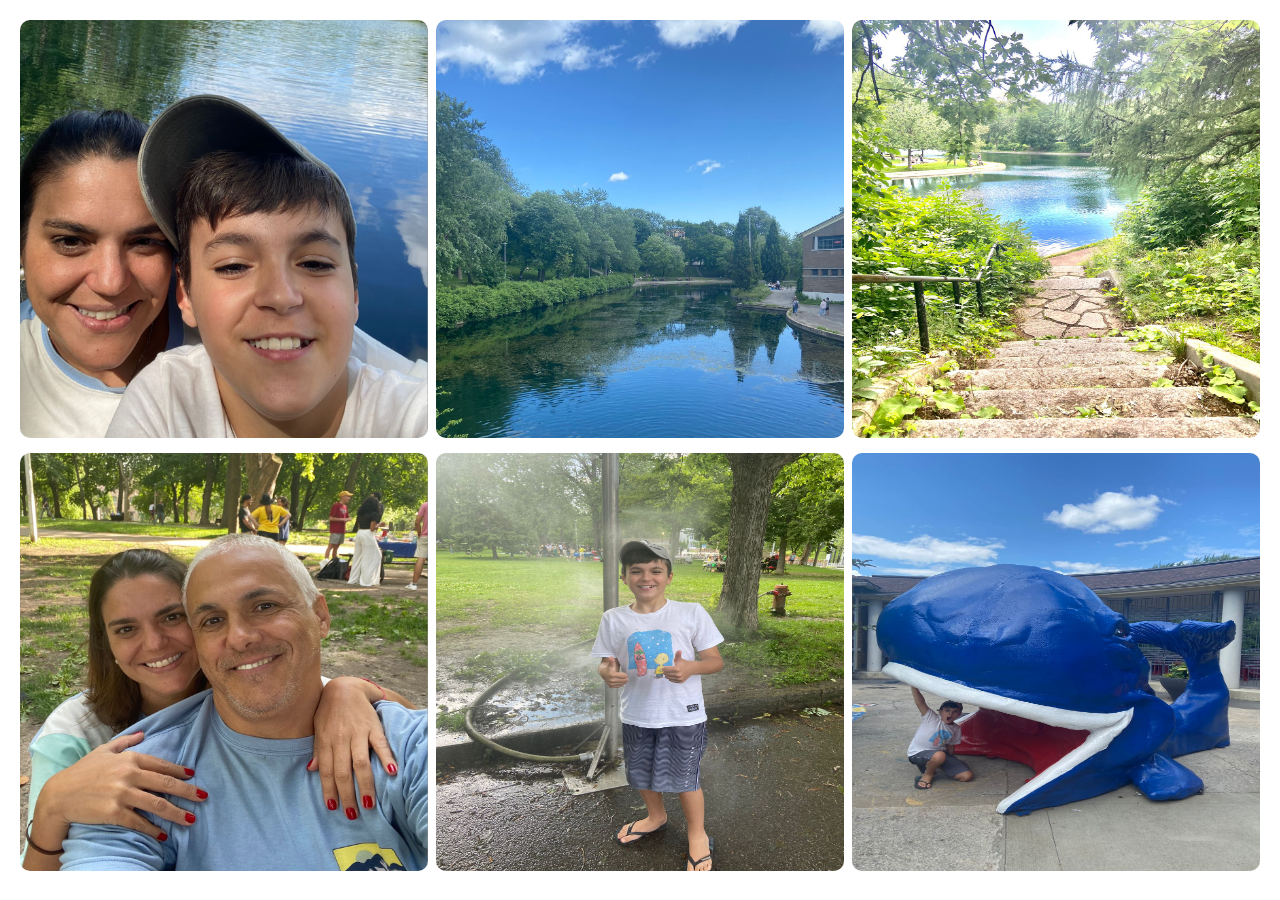
<file: lafontaine.html>
<!DOCTYPE html>
<html lang="en">
  <head>
    <meta charset="UTF-8" />
    <meta name="viewport" content="width=device-width, initial-scale=1.0" />
    <title>La Fontaine Park</title>
    <link rel="stylesheet" href="lafontaine.css" />
  </head>
  <body>
    <div class="main-container">
      <div class="card card1"></div>
      <div class="card card2"></div>
      <div class="card card3"></div>
      <div class="card card4"></div>
      <div class="card card5"></div>
      <div class="card card6"></div>
    </div>
  </body>
</html>
</file>
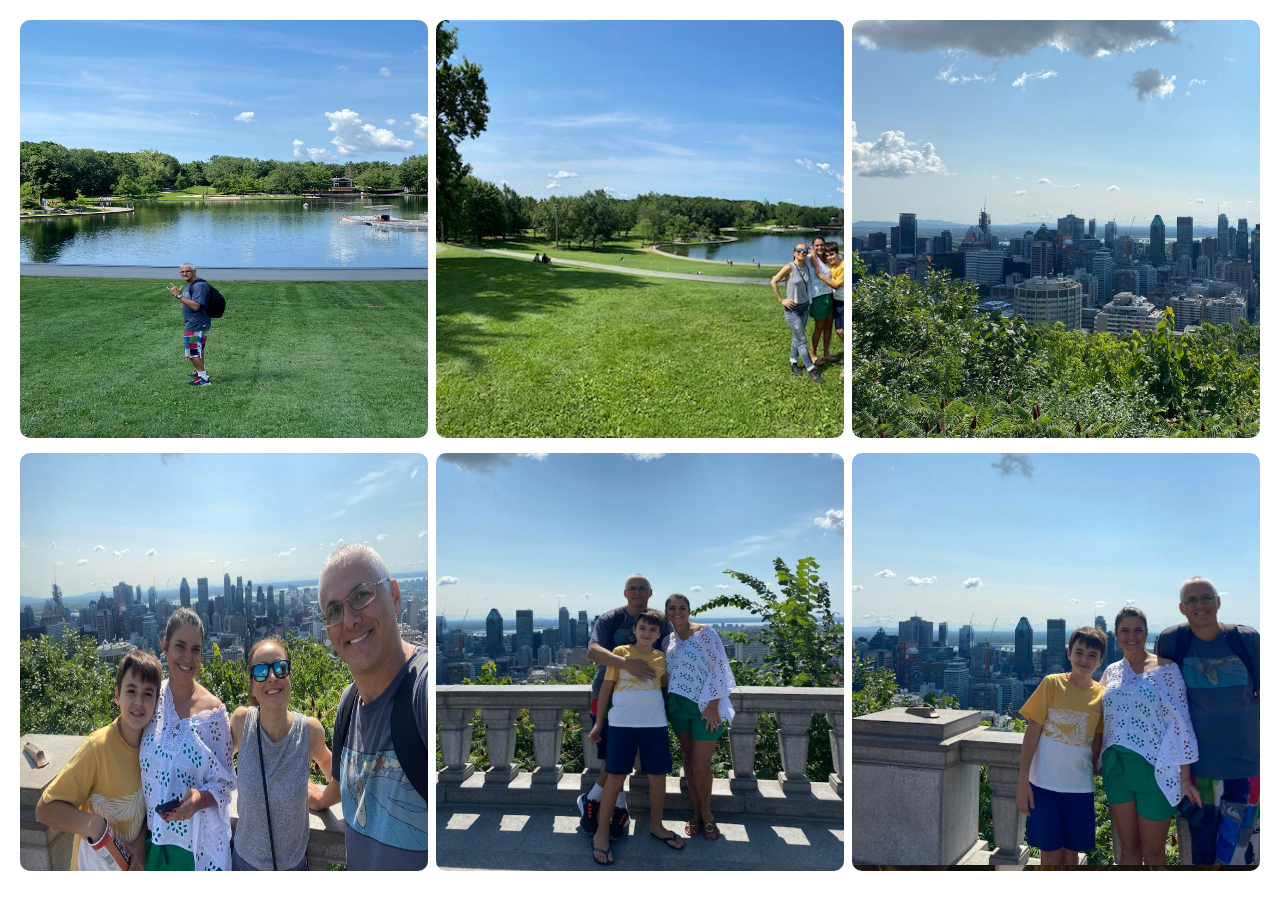
<file: montroyal.html>
<!DOCTYPE html>
<html lang="en">
  <head>
    <meta charset="UTF-8" />
    <meta name="viewport" content="width=device-width, initial-scale=1.0" />
    <title>Mont Royal</title>
    <link rel="stylesheet" href="montroyal.css" />
  </head>
  <body>
    <div class="main-container">
      <div class="card card1"></div>
      <div class="card card2"></div>
      <div class="card card3"></div>
      <div class="card card4"></div>
      <div class="card card5"></div>
      <div class="card card6"></div>
    </div>
  </body>
</html>
</file>
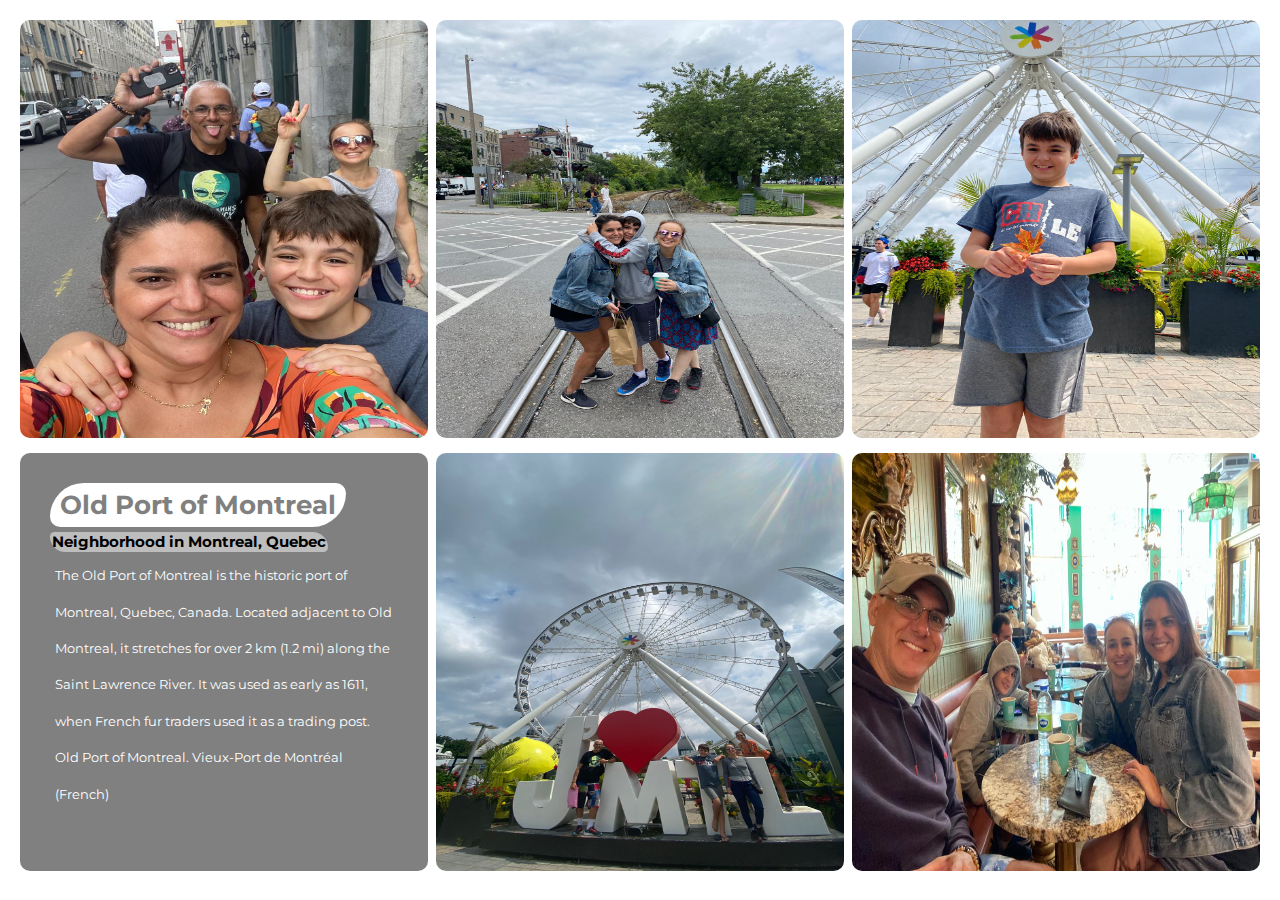
<file: oldport.html>
<!DOCTYPE html>
<html lang="en">
  <head>
    <meta charset="UTF-8" />
    <meta name="viewport" content="width=device-width, initial-scale=1.0" />
    <title>Document</title>
    <link rel="stylesheet" href="oldport.css" />
  </head>
  <body>
    <div class="main-container">
      <div class="card card1"></div>
      <div class="card card2"></div>
      <div class="card card3"></div>
      <div class="card card4">
        <h1 class="title">Old Port of Montreal</h1>
        <h3 class="title2">Neighborhood in Montreal, Quebec</h3>
        <p>
          The Old Port of Montreal is the historic port of Montreal, Quebec,
          Canada. Located adjacent to Old Montreal, it stretches for over 2 km
          (1.2 mi) along the Saint Lawrence River. It was used as early as 1611,
          when French fur traders used it as a trading post. Old Port of
          Montreal. Vieux-Port de Montréal (French)
        </p>
      </div>
      <div class="card card5"></div>
      <div class="card card6"></div>
    </div>
  </body>
</html>
</file>
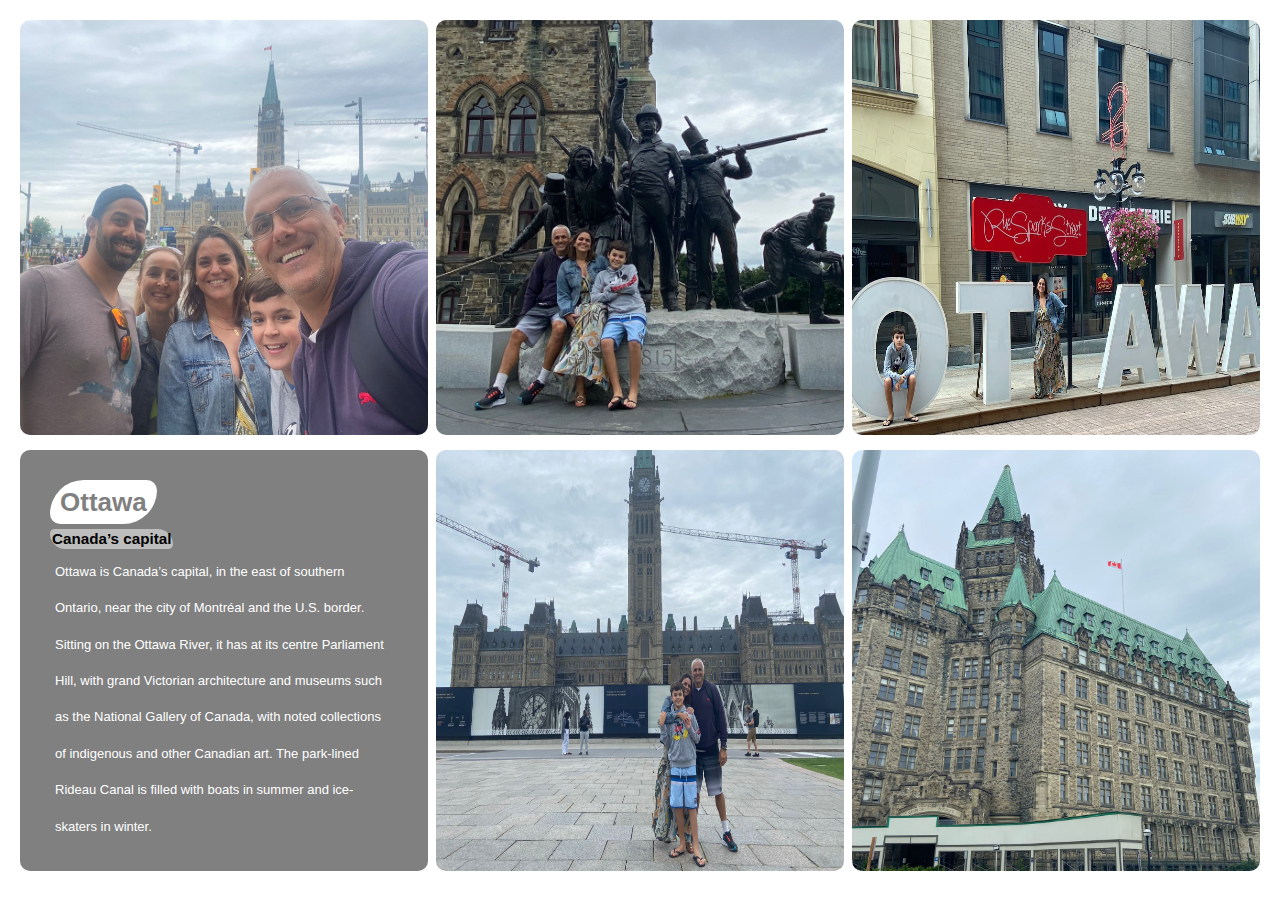
<file: ottawa.html>
<!DOCTYPE html>
<html lang="en">
  <head>
    <meta charset="UTF-8" />
    <meta name="viewport" content="width=device-width, initial-scale=1.0" />
    <title>Document</title>
    <link rel="stylesheet" href="ottawa.css" />
  </head>
  <body>
    <div class="main-container">
      <div class="card card1"></div>
      <div class="card card2"></div>
      <div class="card card3"></div>
      <div class="card card4">
        <h1 class="title">Ottawa</h1>
        <h3 class="title2">Canada’s capital</h3>
        <p>
          Ottawa is Canada’s capital, in the east of southern Ontario, near the
          city of Montréal and the U.S. border. Sitting on the Ottawa River, it
          has at its centre Parliament Hill, with grand Victorian architecture
          and museums such as the National Gallery of Canada, with noted
          collections of indigenous and other Canadian art. The park-lined
          Rideau Canal is filled with boats in summer and ice-skaters in winter.
        </p>
      </div>
      <div class="card card5"></div>
      <div class="card card6"></div>
    </div>
  </body>
</html>
</file>
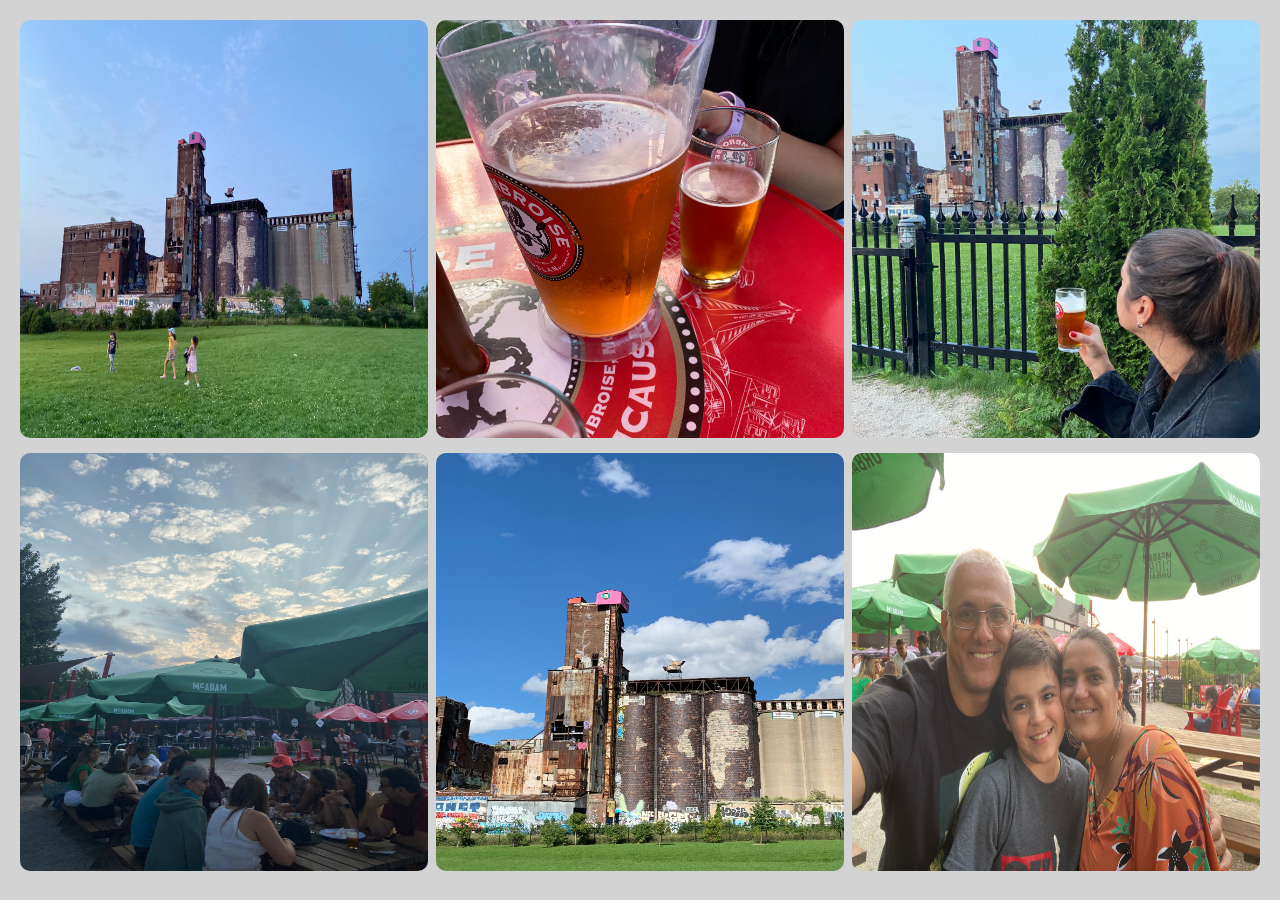
<file: stambroise.html>
<!DOCTYPE html>
<html lang="en">
  <head>
    <meta charset="UTF-8" />
    <meta name="viewport" content="width=device-width, initial-scale=1.0" />
    <title>St. Ambroise Brewery</title>
    <link rel="stylesheet" href="stambroise.css" />
  </head>
  <body>
    <div class="main-container">
      <div class="card card1"></div>
      <div class="card card2"></div>
      <div class="card card3"></div>
      <div class="card card4"></div>
      <div class="card card5"></div>
      <div class="card card6"></div>
    </div>
  </body>
</html>
</file>
<file: lafontaine.css>
* {
  box-sizing: border-box;
  margin: 0;
  padding: 0;
}

body {
  background-color: #fff;
  font-family: "Libre Baskerville", serif;
  font-family: "Montserrat", sans-serif;
  line-height: 1.7;
  font-size: 13px;
}

.main-container {
  max-width: 1440px;
  height: 100vh;
  margin: auto auto;
  padding: 20px;
  display: grid;
  grid-template-columns: repeat(3, 1fr);
  grid-template-rows: repeat(2, 1fr);
  gap: 0.7%;
}

.card {
  max-height: 98%;
  background: #fff;
  border-radius: 10px;
  padding: 30px;
}

.card1 {
  background-image: url(./images/la_fontaine/Screen\ Shot\ 2023-09-01\ at\ 11.03.32\ AM.png);
  background-repeat: no-repeat;
  background-size: 100% 100%;
}

.card2 {
  background-image: url(./images/la_fontaine/LaFontaine2.JPG);
  background-repeat: no-repeat;
  background-size: cover;
}

.card3 {
  background-image: url(./images/la_fontaine/LaFontaine8.JPG);
  background-repeat: no-repeat;
  background-size: 100% 100%;
}

.card4 {
  background-image: url(./images/la_fontaine/Screen\ Shot\ 2023-09-01\ at\ 11.04.37\ AM.png);
  background-repeat: no-repeat;
  background-size: 100% 100%;
}

.card5 {
  background-image: url(./images/la_fontaine/LaFontaine6.JPG);
  background-repeat: no-repeat;
  background-size: 100% 100%;
}

.card6 {
  background-image: url(./images/la_fontaine/LaFontaine7.JPG);
  background-repeat: no-repeat;
  background-size: 100% 100%;
}
</file>
<file: montroyal.css>
* {
  box-sizing: border-box;
  margin: 0;
  padding: 0;
}

body {
  background-color: #fff;
  font-family: "Libre Baskerville", serif;
  font-family: "Montserrat", sans-serif;
  line-height: 1.7;
  font-size: 13px;
}

.main-container {
  max-width: 1440px;
  height: 100vh;
  margin: auto auto;
  padding: 20px;
  display: grid;
  grid-template-columns: repeat(3, 1fr);
  grid-template-rows: repeat(2, 1fr);
  gap: 0.7%;
}

.card {
  max-height: 98%;
  background: #fff;
  border-radius: 10px;
  padding: 30px;
}

.card1 {
  background-image: url(./images/montRoyalPark/montRoyalPark.jpg);
  background-repeat: no-repeat;
  background-size: 100% 100%;
}

.card2 {
  background-image: url(./images/montRoyalPark/montRoyalParkPano.jpg);
  background-repeat: no-repeat;
  background-size: cover;
}

.card3 {
  background-image: url(./images/montRoyalPark/montRoyalPark2.jpg);
  background-repeat: no-repeat;
  background-size: cover;
}

.card4 {
  background-image: url(./images/montRoyalPark/montRoyalPark3.jpg);
  background-repeat: no-repeat;
  background-size: 100% 100%;
}

.card5 {
  background-image: url(./images/montRoyalPark/Screen\ Shot\ 2023-09-07\ at\ 8.35.15\ AM.png);
  background-repeat: no-repeat;
  background-size: 100% 100%;
}

.card6 {
  background-image: url(./images/montRoyalPark/Screen\ Shot\ 2023-09-07\ at\ 8.35.35\ AM.png);
  background-repeat: no-repeat;
  background-size: cover;
}
</file>
<file: oldport.css>
@import url("https://fonts.googleapis.com/css2?family=Libre+Baskerville&family=Montserrat&display=swap");

* {
  box-sizing: border-box;
  margin: 0;
  padding: 0;
}

body {
  background-color: #fff;
  font-family: "Libre Baskerville", serif;
  font-family: "Montserrat", sans-serif;
  line-height: 1.7;
  font-size: 13px;
}

.main-container {
  max-width: 1440px;
  height: 100vh;
  margin: auto auto;
  padding: 20px;
  display: grid;
  grid-template-columns: repeat(3, 1fr);
  grid-template-rows: repeat(2, 1fr);
  gap: 0.7%;
}

.card {
  max-height: 98%;
  border-radius: 10px;
  padding: 30px;
}

.card1 {
  background-image: url(./images/oldPort/onTheWayOldPort.jpg);
  background-repeat: no-repeat;
  background-size: 100% 100%;
}

.card2 {
  background-image: url(./images/oldPort/oldPortTrainTrail.jpg);
  background-repeat: no-repeat;
  background-size: 100% 100%;
}

.card3 {
  background-image: url(./images/oldPort/jaimeMtl.jpg);
  background-repeat: no-repeat;
  background-size: 100% 100%;
}

.card4 {
  color: #fff;
  background-color: gray;
}

h1 h3 {
  font-family: "Libre Baskerville", serif;
  font-family: "Montserrat", sans-serif;
}

.title {
  background-color: #fff;
  color: gray;
  border-radius: 50px 15px;
  padding-left: 10px;
  padding-right: 10px;
  width: fit-content;
  margin-bottom: 5px;
}

.title2 {
  color: #000000;
  font-weight: bold;
  background-color: rgba(250, 250, 250, 0.5);
  padding: 5px 2px;
  line-height: 10px;
  border-radius: 15px 50px;
  width: fit-content;
  word-break: break-all;
}

p {
  line-height: 2.8;
  padding: 5px;
}

.card5 {
  background-image: url(./images/oldPort/jaimeMtl3.jpg);
  background-repeat: no-repeat;
  background-size: 100% 100%;
}

.card6 {
  background-image: url(./images/oldPort/petitDepCafe.JPG);
  background-repeat: no-repeat;
  background-size: 100% 100%;
}
</file>
<file: ottawa.css>
* {
  box-sizing: border-box;
  margin: 0;
  padding: 0;
}

body {
  background-color: #fff;
  font-family: "Libre Baskerville", serif;
  font-family: "Montserrat", sans-serif;
  line-height: 1.7;
  font-size: 13px;
}

.main-container {
  max-width: 1440px;
  height: 100vh;
  margin: auto auto;
  padding: 20px;
  display: grid;
  grid-template-columns: repeat(3, 1fr);
  grid-template-rows: repeat(2, 1fr);
  gap: 0.7%;
}

.card {
  max-height: 98%;
  border-radius: 10px;
  padding: 30px;
}

.card1 {
  background-image: url(./images/ottawa/Screen\ Shot\ 2023-10-05\ at\ 11.13.55\ AM.png);
  background-repeat: no-repeat;
  background-size: 100% 100%;
}

.card2 {
  background-image: url(./images/ottawa/Screen\ Shot\ 2023-10-05\ at\ 4.09.11\ PM.png);
  background-repeat: no-repeat;
  background-size: cover;
}

.card3 {
  background-image: url(./images/ottawa/Screen\ Shot\ 2023-10-05\ at\ 11.17.59\ AM.png);
  background-repeat: no-repeat;
  background-size: 100% 100%;
}
.card4 {
  color: #fff;
  background-color: gray;
}

h1 h3 {
  font-family: "Libre Baskerville", serif;
  font-family: "Montserrat", sans-serif;
}

.title {
  background-color: #fff;
  color: gray;
  border-radius: 50px 15px;
  padding-left: 10px;
  padding-right: 10px;
  width: fit-content;
  margin-bottom: 5px;
}

.title2 {
  color: #000000;
  font-weight: bold;
  background-color: rgba(250, 250, 250, 0.5);
  padding: 5px 2px;
  line-height: 10px;
  border-radius: 15px 50px;
  width: fit-content;
  word-break: break-all;
}

p {
  line-height: 2.8;
  padding: 5px;
}

.card5 {
  background-image: url(./images/ottawa/1d2446f0-26c7-467f-9a7c-ffc188331af8.JPG);
  background-repeat: no-repeat;
  background-size: 100% 100%;
}

.card6 {
  background-image: url(./images/ottawa/72797ceb-e225-4492-81d4-d64a05f9c178.JPG);
  background-repeat: no-repeat;
  background-size: cover;
}
</file>
<file: stambroise.css>
@import url("https://fonts.googleapis.com/css2?family=Libre+Baskerville&family=Montserrat&display=swap");

* {
  box-sizing: border-box;
  margin: 0;
  padding: 0;
}

body {
  background-color: lightgray;
  font-family: "Libre Baskerville", serif;
  font-family: "Montserrat", sans-serif;
  line-height: 1.7;
  font-size: 13px;
  color: white;
}

.main-container {
  max-width: 1440px;
  height: 100vh;
  margin: auto auto;
  padding: 20px;
  display: grid;
  grid-template-columns: repeat(3, 1fr);
  grid-template-rows: repeat(2, 1fr);
  gap: 0.7%;
}

.card {
  max-height: 98%;
  background: #fff;
  border-radius: 10px;
  padding: 30px;
}

.card1 {
  background-image: url(./images/st_ambroise/stAmbroise1.jpg);
  background-repeat: no-repeat;
  background-size: 100% 100%;
}

.card2 {
  background-image: url(./images/st_ambroise/IMG_1099.jpg);
  background-repeat: no-repeat;
  background-size: cover;
}

.card3 {
  background-image: url(./images/st_ambroise/stAmbroise3.png);
  background-repeat: no-repeat;
  background-size: 100% 100%;
}

.card4 {
  background-image: url(./images/st_ambroise/1ffd9c3d-0bb4-41e1-b6db-628448611114.JPG);
  background-repeat: no-repeat;
  background-size: 100% 100%;
}

.card5 {
  background-image: url(./images/st_ambroise/IMG_1572.jpg);
  background-repeat: no-repeat;
  background-size: 100% 100%;
}

.card6 {
  background-image: url(./images/st_ambroise/stAmbroiseFamily.JPG);
  background-repeat: no-repeat;
  background-size: 100% 100%;
}
</file>
